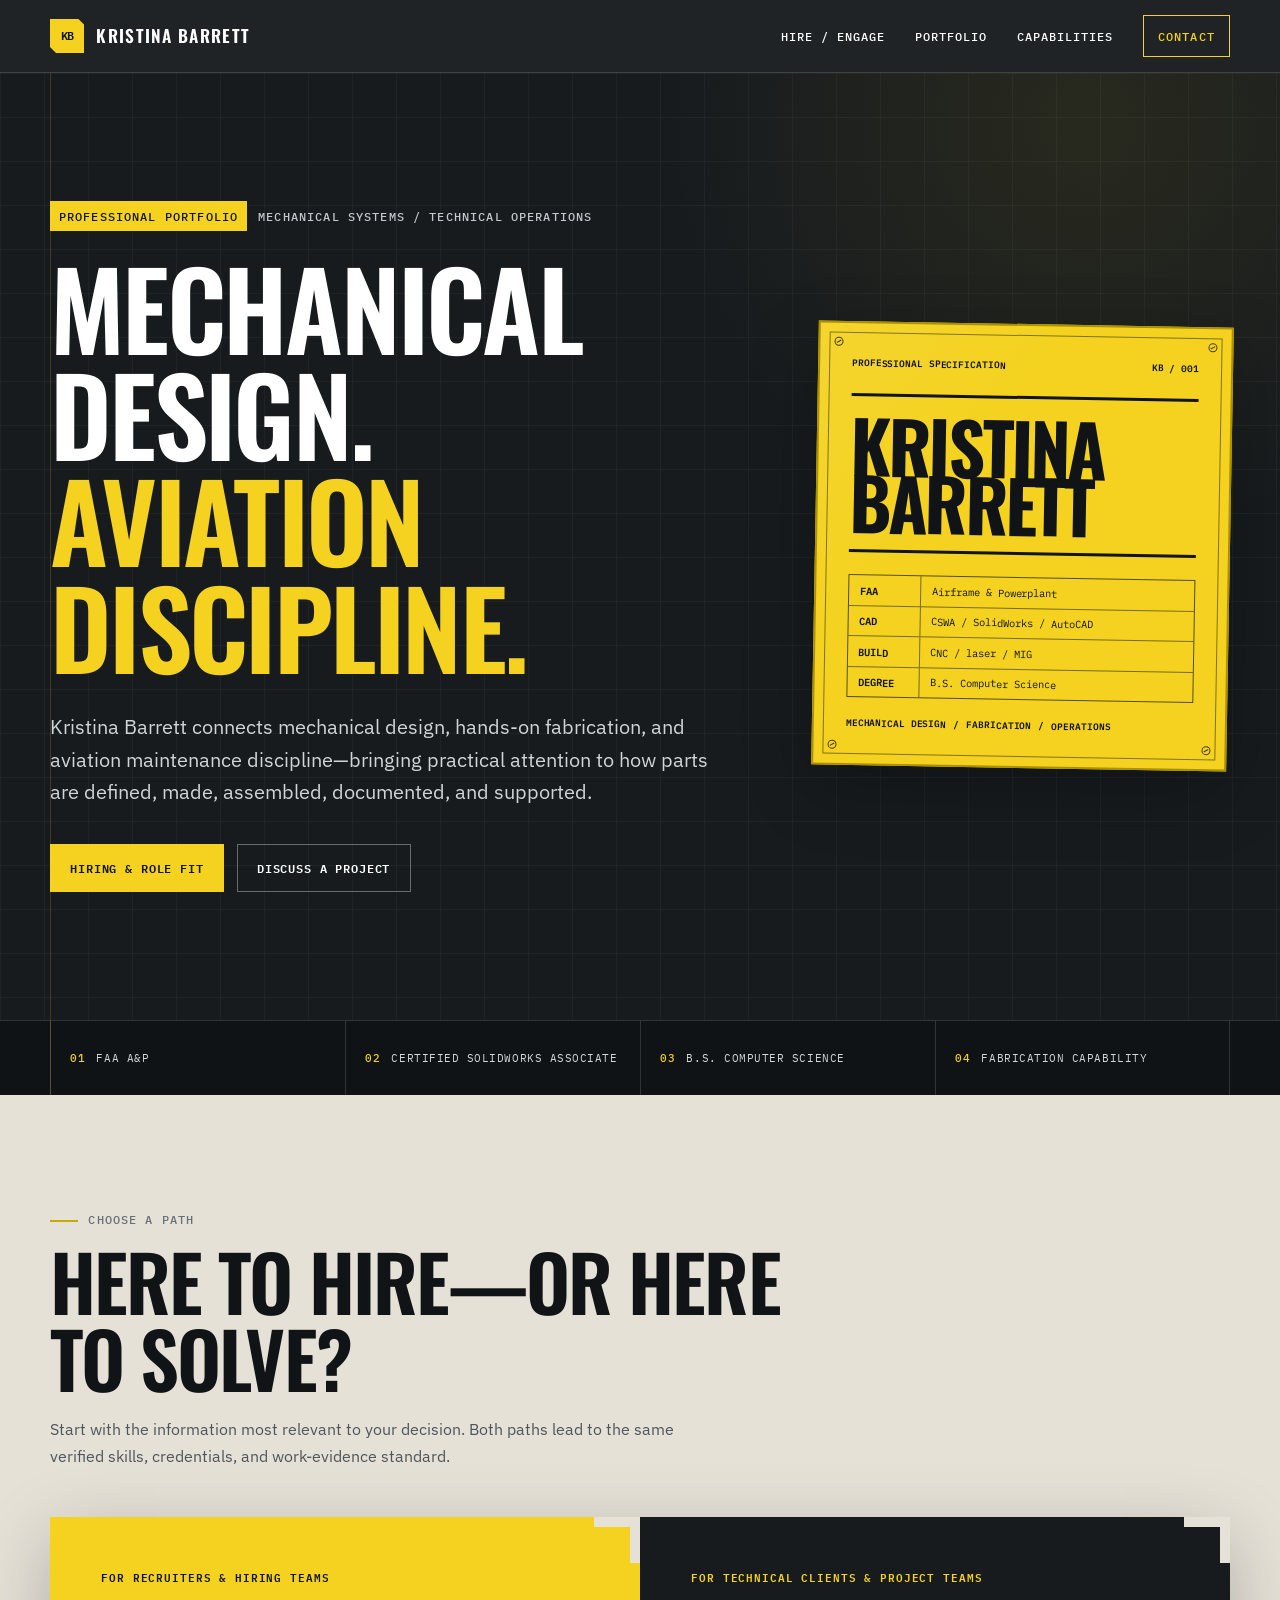
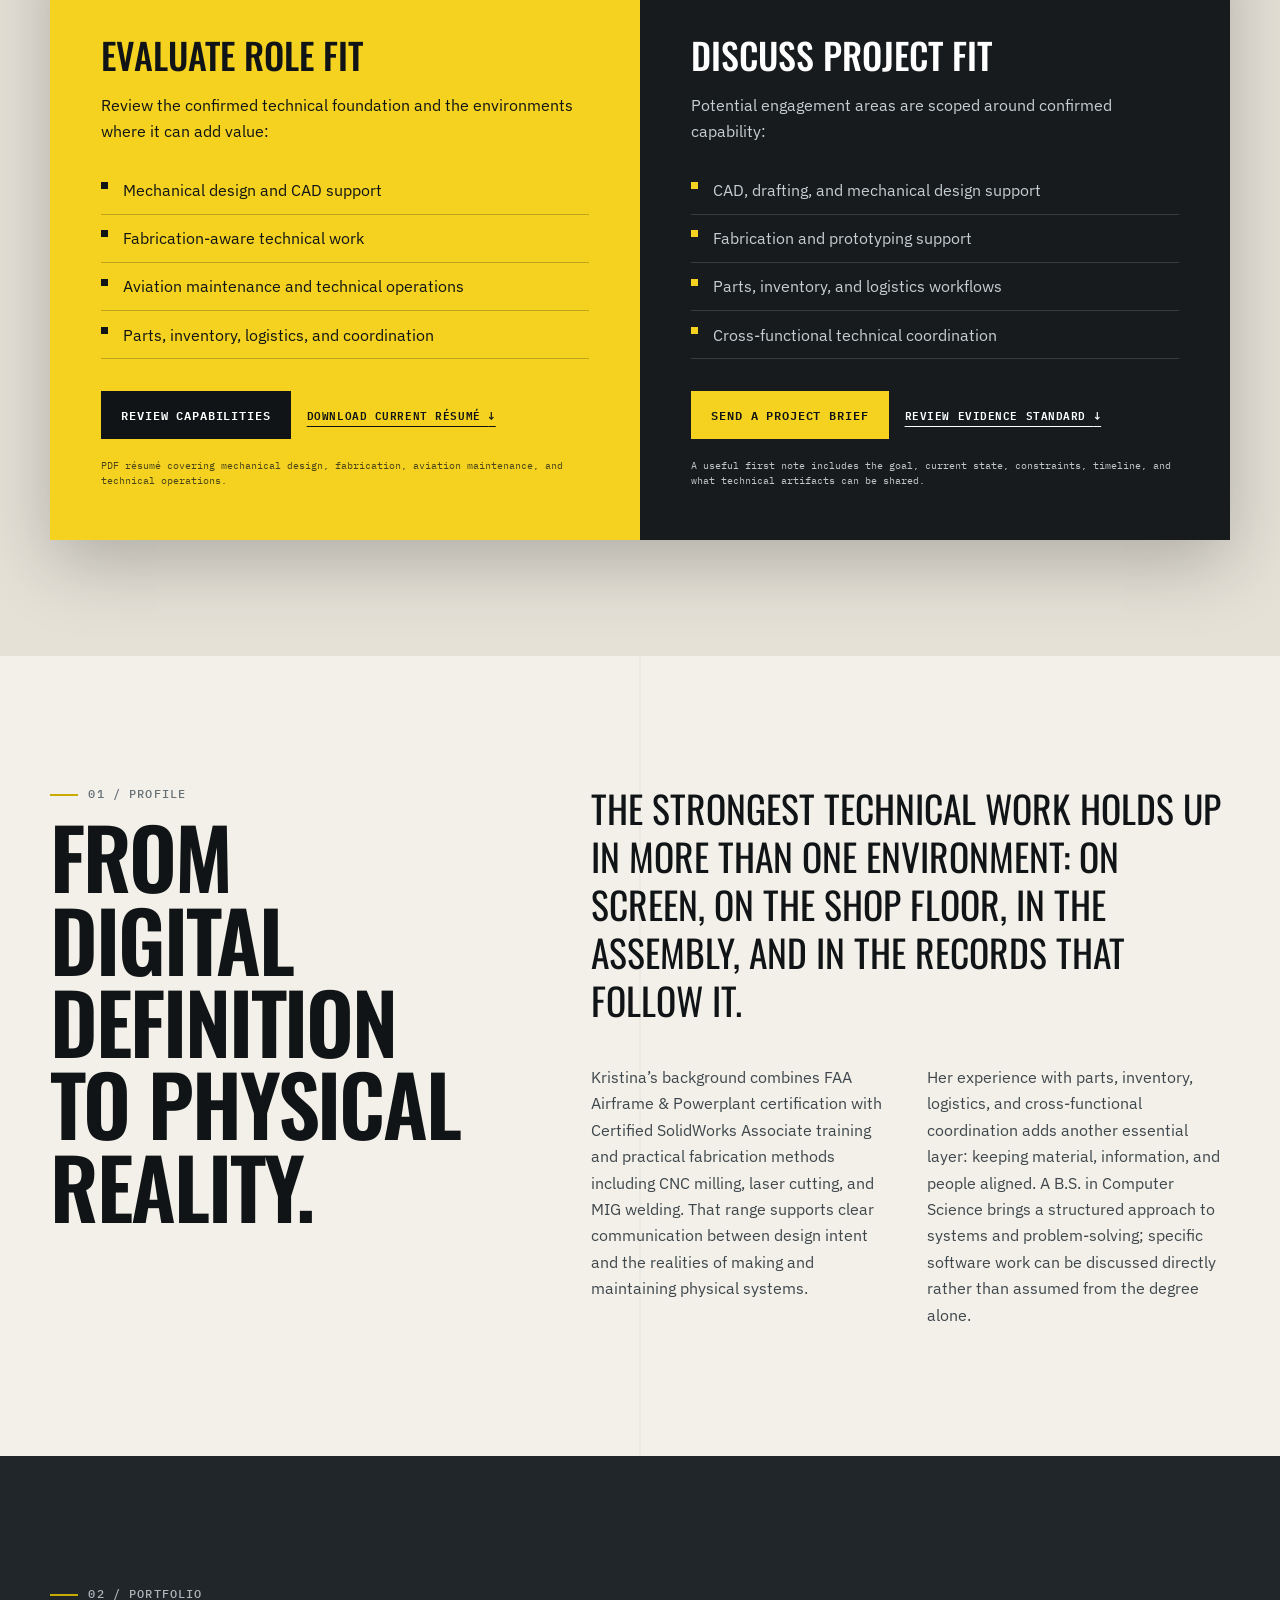
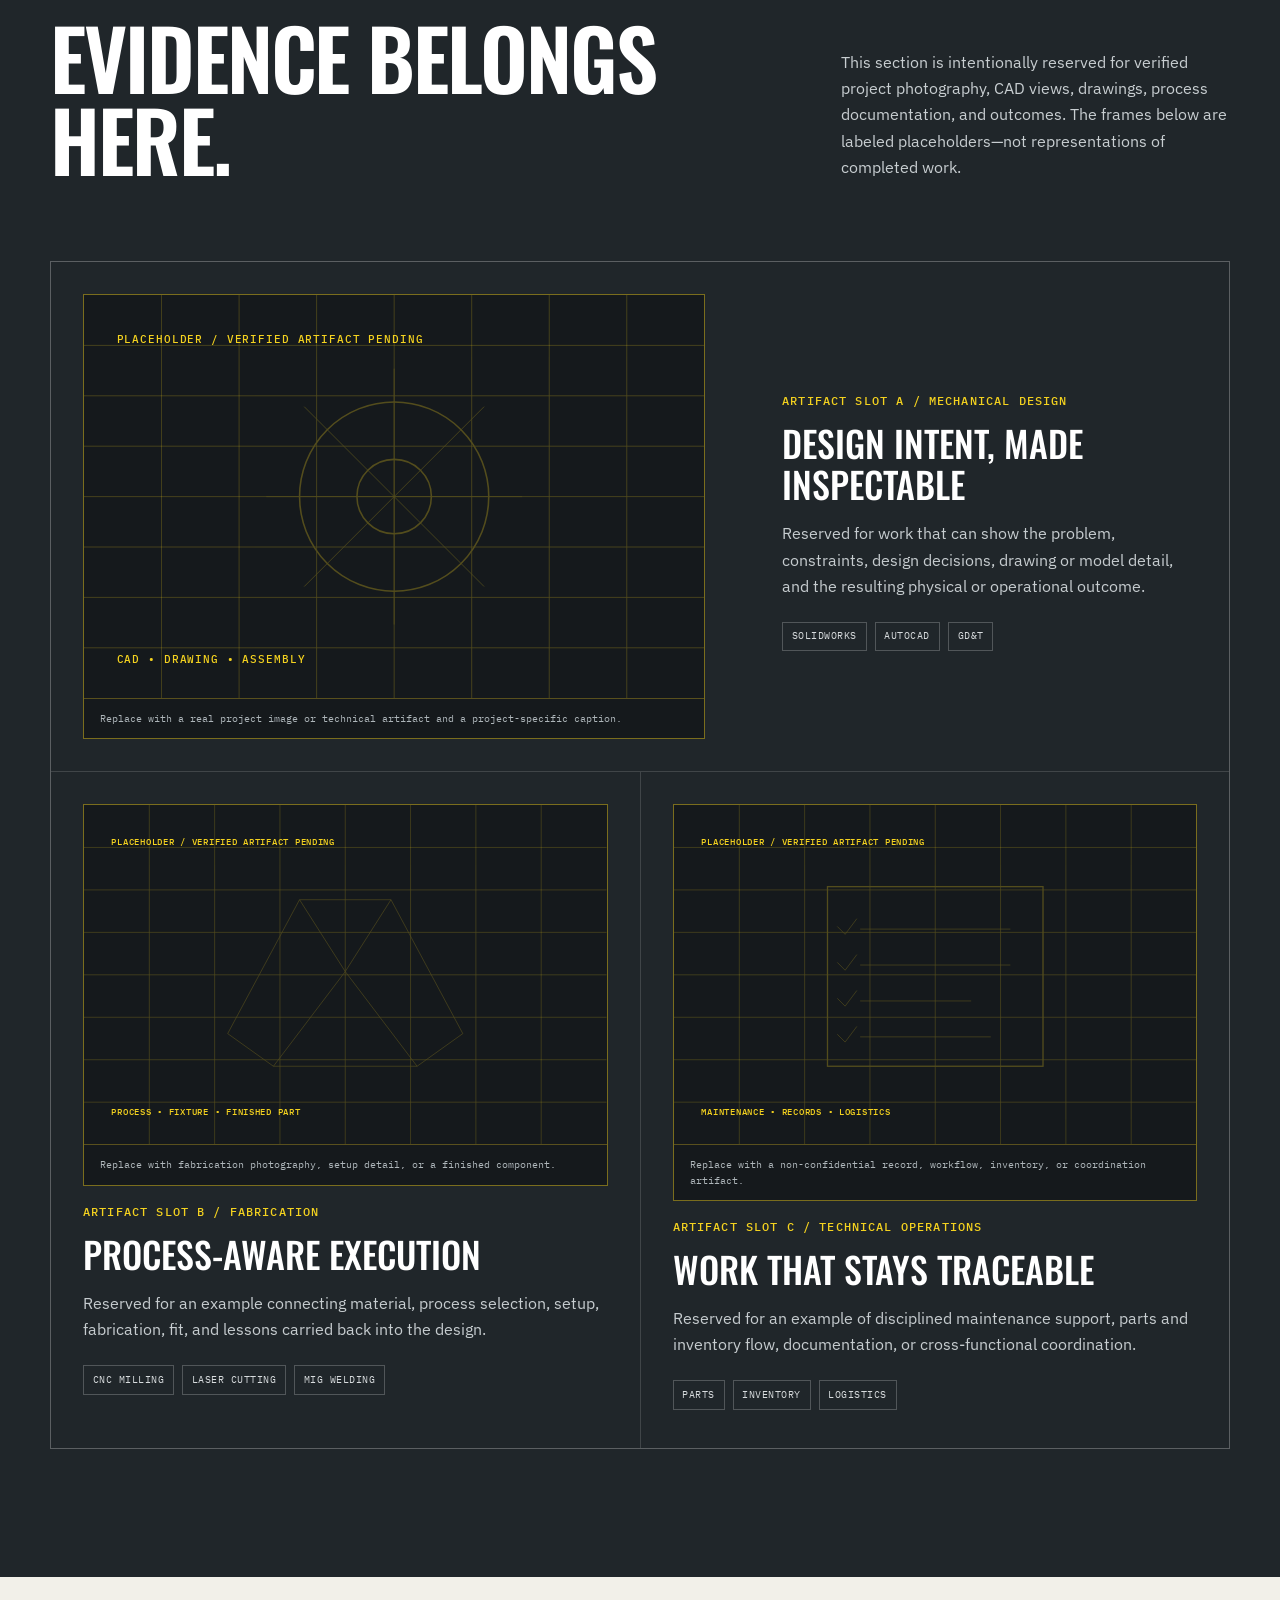
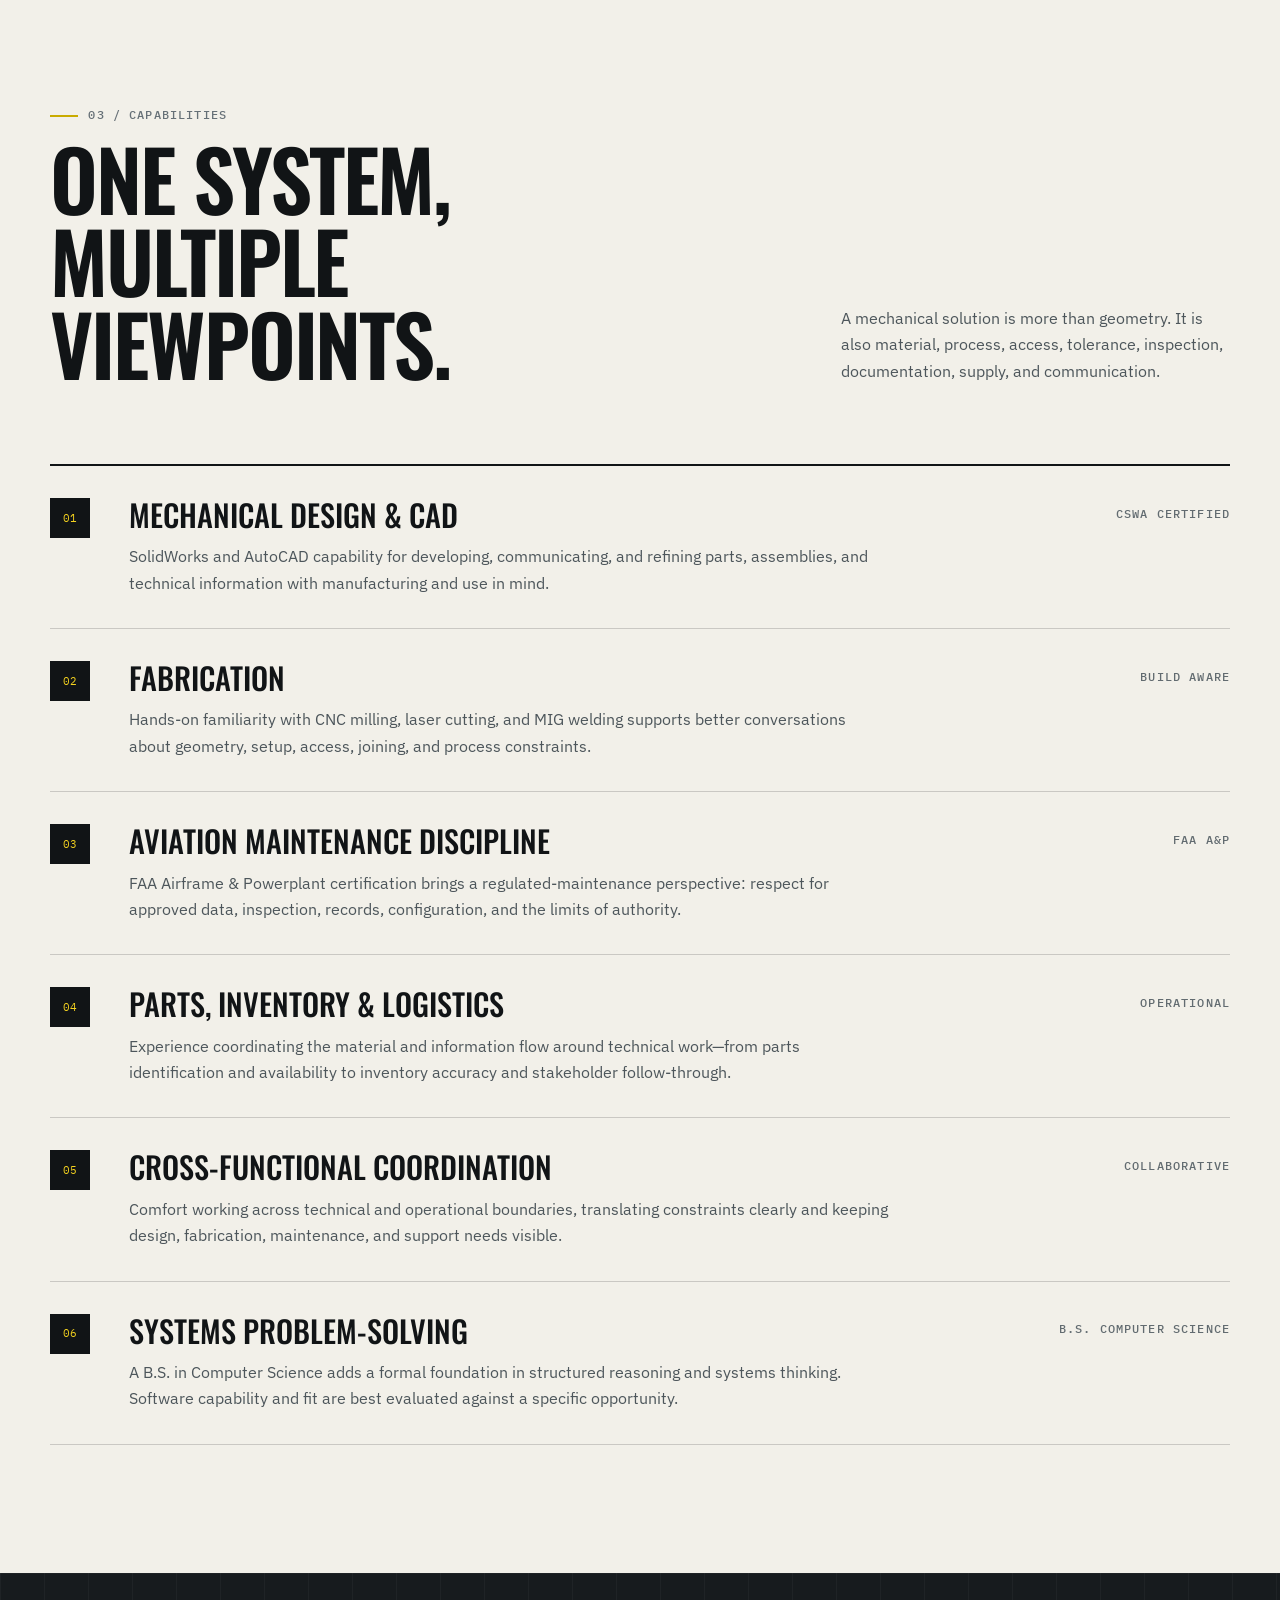
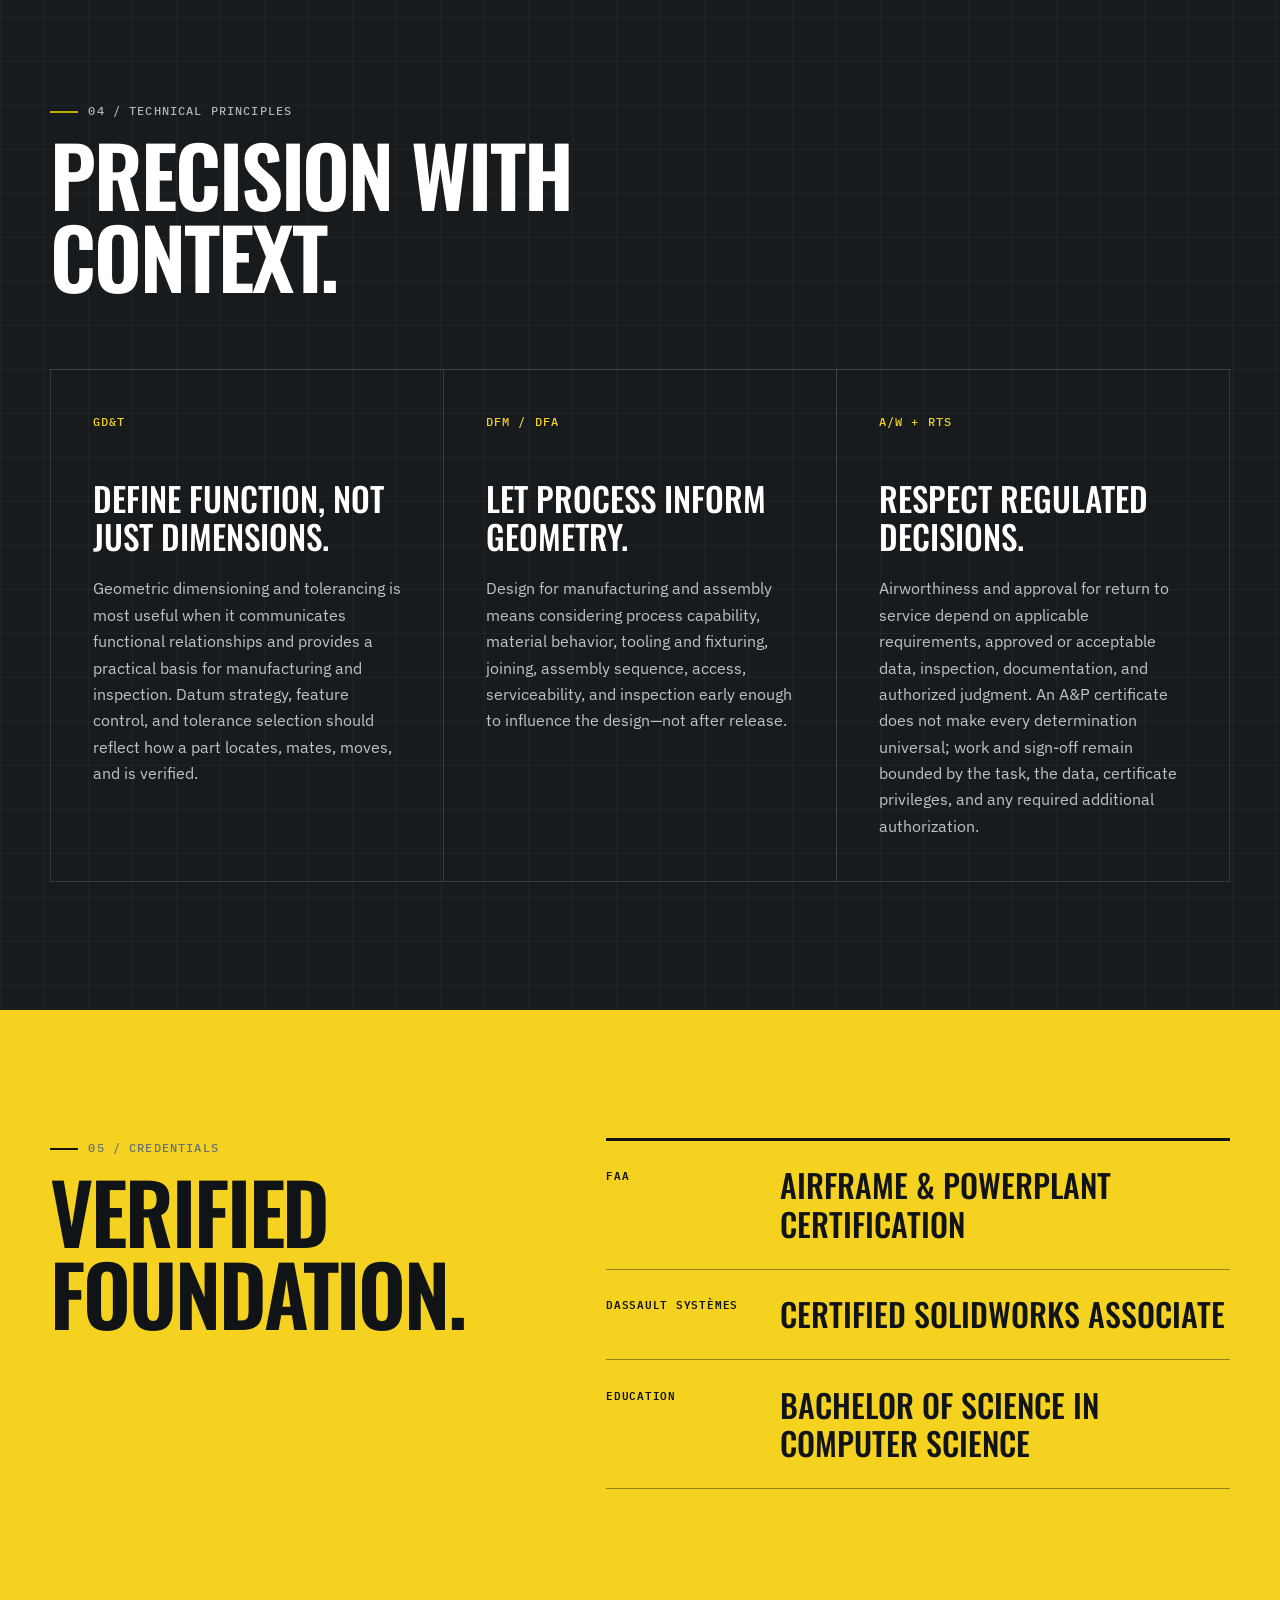
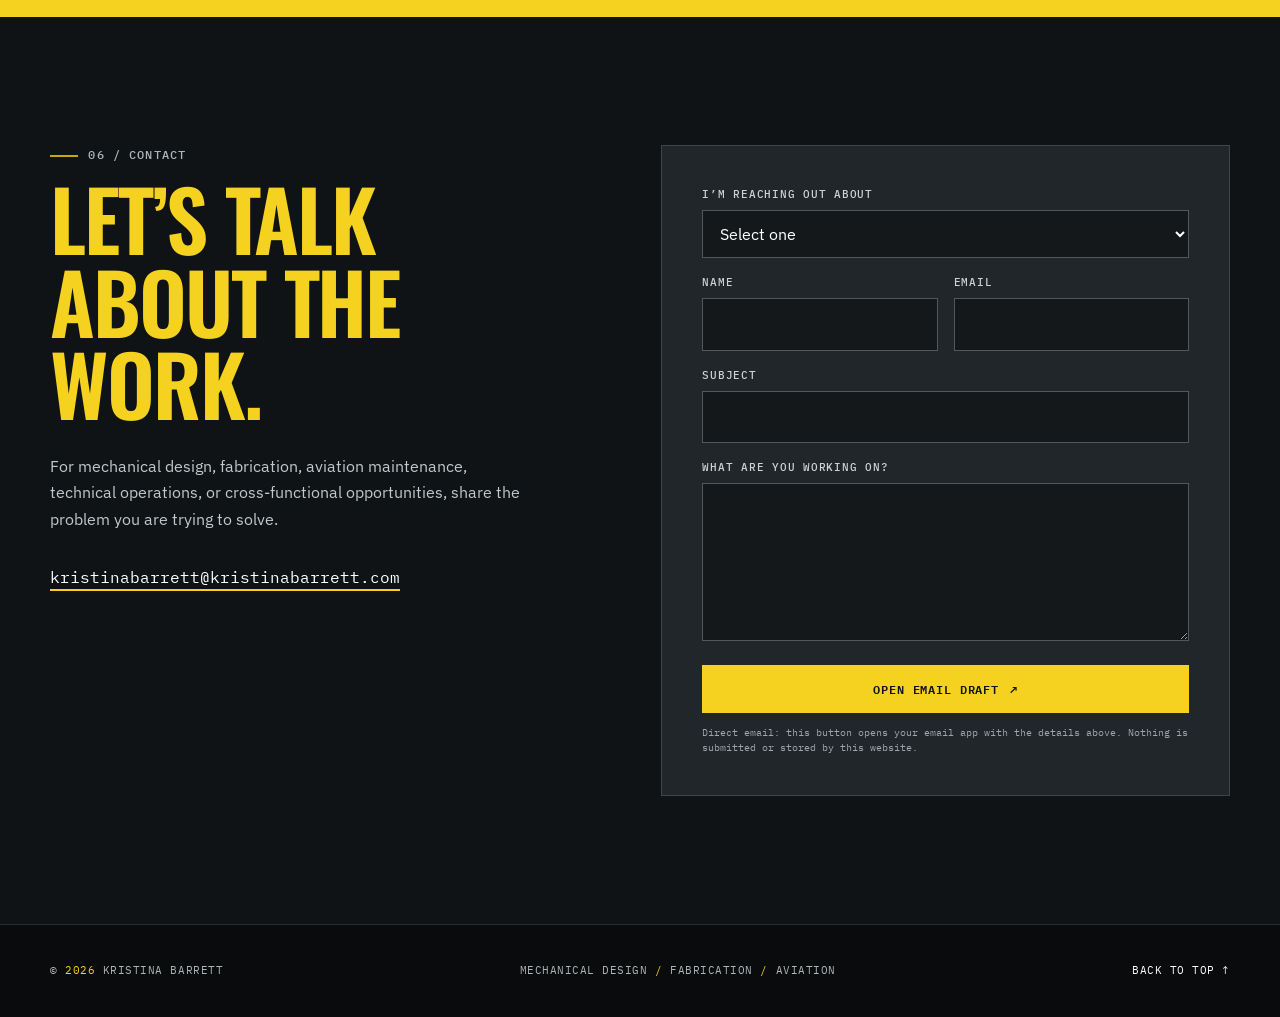
<file: index.html>
<!doctype html>
<html lang="en">
<head>
  <meta charset="utf-8">
  <meta name="viewport" content="width=device-width, initial-scale=1">
  <title>Kristina Barrett | Mechanical Design, Fabrication &amp; Aviation Maintenance</title>
  <meta name="description" content="Portfolio of Kristina Barrett, an FAA Airframe &amp; Powerplant-certified professional and Certified SolidWorks Associate focused on mechanical design, fabrication, aviation maintenance, and technical operations.">
  <meta name="robots" content="index, follow, max-image-preview:large">
  <meta name="author" content="Kristina Barrett">
  <meta name="theme-color" content="#171b1e">
  <link rel="canonical" href="https://kristinabarrett.com/">
  <link rel="icon" href="data:image/svg+xml,%3Csvg xmlns='http://www.w3.org/2000/svg' viewBox='0 0 64 64'%3E%3Crect width='64' height='64' fill='%23f4d21f'/%3E%3Cpath d='M11 12h9v16l14-16h11L27 32l20 20H35L20 36v16h-9z' fill='%23111416'/%3E%3C/svg%3E">

  <meta property="og:type" content="profile">
  <meta property="og:title" content="Kristina Barrett | Mechanical Design &amp; Aviation Maintenance">
  <meta property="og:description" content="FAA A&amp;P-certified professional and Certified SolidWorks Associate connecting mechanical design, hands-on fabrication, aviation maintenance, and technical operations.">
  <meta property="og:url" content="https://kristinabarrett.com/">
  <meta property="og:site_name" content="Kristina Barrett Portfolio">
  <meta property="og:locale" content="en_US">
  <meta property="profile:first_name" content="Kristina">
  <meta property="profile:last_name" content="Barrett">
  <meta name="twitter:card" content="summary">
  <meta name="twitter:title" content="Kristina Barrett | Mechanical Design &amp; Aviation Maintenance">
  <meta name="twitter:description" content="Mechanical design, fabrication, aviation maintenance, and technical operations—grounded in FAA A&amp;P and SolidWorks credentials.">

  <link rel="preconnect" href="https://fonts.googleapis.com">
  <link rel="preconnect" href="https://fonts.gstatic.com" crossorigin>
  <link href="https://fonts.googleapis.com/css2?family=IBM+Plex+Mono:wght@400;500;600&amp;family=IBM+Plex+Sans:wght@400;500;600&amp;family=Oswald:wght@400;500;600;700&amp;display=swap" rel="stylesheet">
  <link rel="stylesheet" href="css/styles.css">

  <script type="application/ld+json">
  {
    "@context": "https://schema.org",
    "@type": "Person",
    "name": "Kristina Barrett",
    "url": "https://kristinabarrett.com/",
    "email": "mailto:kristinabarrett@kristinabarrett.com",
    "jobTitle": "Mechanical Design and Aviation Maintenance Professional",
    "knowsAbout": [
      "Mechanical design",
      "SolidWorks",
      "AutoCAD",
      "Fabrication",
      "Aviation maintenance",
      "Parts and inventory logistics",
      "Cross-functional coordination"
    ],
    "hasCredential": [
      {
        "@type": "EducationalOccupationalCredential",
        "name": "FAA Airframe and Powerplant Certification",
        "credentialCategory": "Professional certification"
      },
      {
        "@type": "EducationalOccupationalCredential",
        "name": "Certified SolidWorks Associate",
        "credentialCategory": "Professional certification"
      },
      {
        "@type": "EducationalOccupationalCredential",
        "name": "Bachelor of Science in Computer Science",
        "credentialCategory": "Degree"
      }
    ]
  }
  </script>
</head>
<body>
  <a class="skip-link" href="#main-content">Skip to main content</a>

  <header class="site-header" data-header>
    <div class="shell header-inner">
      <a class="wordmark" href="#top" aria-label="Kristina Barrett, home">
        <span class="wordmark-mark" aria-hidden="true">KB</span>
        <span>Kristina Barrett</span>
      </a>
      <button class="nav-toggle" type="button" aria-expanded="false" aria-controls="site-nav">
        <span class="sr-only">Toggle navigation</span>
        <span aria-hidden="true"></span>
        <span aria-hidden="true"></span>
        <span aria-hidden="true"></span>
      </button>
      <nav class="site-nav" id="site-nav" aria-label="Primary navigation">
        <a href="#paths">Hire / engage</a>
        <a href="#portfolio">Portfolio</a>
        <a href="#capabilities">Capabilities</a>
        <a class="nav-contact" href="#contact">Contact</a>
      </nav>
    </div>
  </header>

  <main id="main-content">
    <section class="hero" id="top" aria-labelledby="hero-title">
      <div class="shell hero-grid">
        <div class="hero-copy" data-reveal>
          <p class="kicker"><span>Professional portfolio</span> Mechanical systems / technical operations</p>
          <h1 id="hero-title">Mechanical design.<br><em>Aviation discipline.</em></h1>
          <p class="hero-lede">Kristina Barrett connects mechanical design, hands-on fabrication, and aviation maintenance discipline—bringing practical attention to how parts are defined, made, assembled, documented, and supported.</p>
          <div class="hero-actions">
            <a class="button button-primary" href="#employment" data-conversion="view_employment_path" data-conversion-source="hero">Hiring &amp; role fit</a>
            <a class="button button-quiet" href="#consulting" data-conversion="view_consulting_path" data-conversion-source="hero">Discuss a project</a>
          </div>
        </div>

        <aside class="data-plate" aria-label="Professional credential summary" data-reveal>
          <div class="plate-header">
            <span>Professional specification</span>
            <span>KB / 001</span>
          </div>
          <div class="plate-title">Kristina<br>Barrett</div>
          <dl class="plate-specs">
            <div>
              <dt>FAA</dt>
              <dd>Airframe &amp; Powerplant</dd>
            </div>
            <div>
              <dt>CAD</dt>
              <dd>CSWA / SolidWorks / AutoCAD</dd>
            </div>
            <div>
              <dt>Build</dt>
              <dd>CNC / laser / MIG</dd>
            </div>
            <div>
              <dt>Degree</dt>
              <dd>B.S. Computer Science</dd>
            </div>
          </dl>
          <div class="plate-footer">
            <span>Mechanical design</span>
            <span>Fabrication</span>
            <span>Operations</span>
          </div>
          <span class="plate-fastener plate-fastener-a" aria-hidden="true"></span>
          <span class="plate-fastener plate-fastener-b" aria-hidden="true"></span>
          <span class="plate-fastener plate-fastener-c" aria-hidden="true"></span>
          <span class="plate-fastener plate-fastener-d" aria-hidden="true"></span>
        </aside>
      </div>
      <div class="hero-rail" aria-label="Core credentials">
        <div class="shell rail-track">
          <span><b>01</b> FAA A&amp;P</span>
          <span><b>02</b> Certified SolidWorks Associate</span>
          <span><b>03</b> B.S. Computer Science</span>
          <span><b>04</b> Fabrication capability</span>
        </div>
      </div>
    </section>

    <section class="pathways" id="paths" aria-labelledby="paths-title">
      <div class="shell">
        <div class="pathways-heading" data-reveal>
          <p class="section-index">Choose a path</p>
          <h2 id="paths-title">Here to hire—or here to solve?</h2>
          <p>Start with the information most relevant to your decision. Both paths lead to the same verified skills, credentials, and work-evidence standard.</p>
        </div>
        <div class="path-grid">
          <article class="path-card" id="employment" data-reveal>
            <p class="path-type">For recruiters &amp; hiring teams</p>
            <h3>Evaluate role fit</h3>
            <p>Review the confirmed technical foundation and the environments where it can add value:</p>
            <ul>
              <li>Mechanical design and CAD support</li>
              <li>Fabrication-aware technical work</li>
              <li>Aviation maintenance and technical operations</li>
              <li>Parts, inventory, logistics, and coordination</li>
            </ul>
            <div class="path-actions">
              <a class="button button-dark" href="#capabilities" data-conversion="review_capabilities" data-conversion-source="employment_path">Review capabilities</a>
              <a class="text-link" href="assets/Kristina-Barrett-Resume.pdf" download="Kristina-Barrett-Resume.pdf" type="application/pdf" data-conversion="download_resume" data-conversion-source="employment_path">Download current résumé <span aria-hidden="true">↓</span></a>
            </div>
            <p class="path-note">PDF résumé covering mechanical design, fabrication, aviation maintenance, and technical operations.</p>
          </article>

          <article class="path-card path-card-dark" id="consulting" data-reveal>
            <p class="path-type">For technical clients &amp; project teams</p>
            <h3>Discuss project fit</h3>
            <p>Potential engagement areas are scoped around confirmed capability:</p>
            <ul>
              <li>CAD, drafting, and mechanical design support</li>
              <li>Fabrication and prototyping support</li>
              <li>Parts, inventory, and logistics workflows</li>
              <li>Cross-functional technical coordination</li>
            </ul>
            <div class="path-actions">
              <a class="button button-primary" href="#contact" data-conversion="start_project_inquiry" data-conversion-source="consulting_path" data-inquiry-type="Technical project or consulting" data-inquiry-subject="Technical project inquiry">Send a project brief</a>
              <a class="text-link" href="#portfolio" data-conversion="review_evidence" data-conversion-source="consulting_path">Review evidence standard <span aria-hidden="true">↓</span></a>
            </div>
            <p class="path-note">A useful first note includes the goal, current state, constraints, timeline, and what technical artifacts can be shared.</p>
          </article>
        </div>
      </div>
    </section>

    <section class="section profile" id="profile" aria-labelledby="profile-title">
      <div class="shell split-layout">
        <div class="section-heading" data-reveal>
          <p class="section-index">01 / Profile</p>
          <h2 id="profile-title">From digital definition to physical reality.</h2>
        </div>
        <div class="profile-body" data-reveal>
          <p class="statement">The strongest technical work holds up in more than one environment: on screen, on the shop floor, in the assembly, and in the records that follow it.</p>
          <div class="body-columns">
            <p>Kristina’s background combines FAA Airframe &amp; Powerplant certification with Certified SolidWorks Associate training and practical fabrication methods including CNC milling, laser cutting, and MIG welding. That range supports clear communication between design intent and the realities of making and maintaining physical systems.</p>
            <p>Her experience with parts, inventory, logistics, and cross-functional coordination adds another essential layer: keeping material, information, and people aligned. A B.S. in Computer Science brings a structured approach to systems and problem-solving; specific software work can be discussed directly rather than assumed from the degree alone.</p>
          </div>
        </div>
      </div>
    </section>

    <section class="section portfolio" id="portfolio" aria-labelledby="portfolio-title">
      <div class="shell">
        <div class="section-heading section-heading-wide" data-reveal>
          <div>
            <p class="section-index">02 / Portfolio</p>
            <h2 id="portfolio-title">Evidence belongs here.</h2>
          </div>
          <p class="section-intro">This section is intentionally reserved for verified project photography, CAD views, drawings, process documentation, and outcomes. The frames below are labeled placeholders—not representations of completed work.</p>
        </div>

        <div class="project-grid">
          <article class="project-card project-card-featured" data-reveal>
            <figure class="artifact-frame">
              <svg viewBox="0 0 800 520" role="img" aria-labelledby="artifact-title-1 artifact-desc-1">
                <title id="artifact-title-1">Mechanical design artifact placeholder</title>
                <desc id="artifact-desc-1">A labeled technical grid reserved for a future verified CAD model, drawing, or assembly image.</desc>
                <g class="artifact-grid" aria-hidden="true">
                  <path d="M0 65H800M0 130H800M0 195H800M0 260H800M0 325H800M0 390H800M0 455H800M100 0V520M200 0V520M300 0V520M400 0V520M500 0V520M600 0V520M700 0V520"/>
                  <circle cx="400" cy="260" r="122"/>
                  <circle cx="400" cy="260" r="48"/>
                  <path d="M235 260H565M400 95V425M284 144L516 376M516 144L284 376"/>
                </g>
                <text x="42" y="62">PLACEHOLDER / VERIFIED ARTIFACT PENDING</text>
                <text x="42" y="475">CAD • DRAWING • ASSEMBLY</text>
              </svg>
              <figcaption>Replace with a real project image or technical artifact and a project-specific caption.</figcaption>
            </figure>
            <div class="project-copy">
              <p class="project-number">Artifact slot A / Mechanical design</p>
              <h3>Design intent, made inspectable</h3>
              <p>Reserved for work that can show the problem, constraints, design decisions, drawing or model detail, and the resulting physical or operational outcome.</p>
              <ul class="tag-list" aria-label="Suggested artifact tags">
                <li>SolidWorks</li>
                <li>AutoCAD</li>
                <li>GD&amp;T</li>
              </ul>
            </div>
          </article>

          <article class="project-card" data-reveal>
            <figure class="artifact-frame">
              <svg viewBox="0 0 800 520" role="img" aria-labelledby="artifact-title-2 artifact-desc-2">
                <title id="artifact-title-2">Fabrication process placeholder</title>
                <desc id="artifact-desc-2">A labeled technical frame reserved for a future verified fabrication photograph or process artifact.</desc>
                <g class="artifact-grid" aria-hidden="true">
                  <path d="M0 65H800M0 130H800M0 195H800M0 260H800M0 325H800M0 390H800M0 455H800M100 0V520M200 0V520M300 0V520M400 0V520M500 0V520M600 0V520M700 0V520"/>
                  <path d="M220 350L330 145H470L580 350L510 400H290Z"/>
                  <path d="M330 145L400 255L470 145M290 400L400 255L510 400"/>
                </g>
                <text x="42" y="62">PLACEHOLDER / VERIFIED ARTIFACT PENDING</text>
                <text x="42" y="475">PROCESS • FIXTURE • FINISHED PART</text>
              </svg>
              <figcaption>Replace with fabrication photography, setup detail, or a finished component.</figcaption>
            </figure>
            <div class="project-copy">
              <p class="project-number">Artifact slot B / Fabrication</p>
              <h3>Process-aware execution</h3>
              <p>Reserved for an example connecting material, process selection, setup, fabrication, fit, and lessons carried back into the design.</p>
              <ul class="tag-list" aria-label="Suggested artifact tags">
                <li>CNC milling</li>
                <li>Laser cutting</li>
                <li>MIG welding</li>
              </ul>
            </div>
          </article>

          <article class="project-card" data-reveal>
            <figure class="artifact-frame">
              <svg viewBox="0 0 800 520" role="img" aria-labelledby="artifact-title-3 artifact-desc-3">
                <title id="artifact-title-3">Technical operations placeholder</title>
                <desc id="artifact-desc-3">A labeled technical frame reserved for future verified maintenance, documentation, logistics, or coordination evidence.</desc>
                <g class="artifact-grid" aria-hidden="true">
                  <path d="M0 65H800M0 130H800M0 195H800M0 260H800M0 325H800M0 390H800M0 455H800M100 0V520M200 0V520M300 0V520M400 0V520M500 0V520M600 0V520M700 0V520"/>
                  <rect x="235" y="125" width="330" height="275"/>
                  <path d="M285 190H515M285 245H515M285 300H455M285 355H485"/>
                  <path d="M250 186L262 198L280 174M250 241L262 253L280 229M250 296L262 308L280 284M250 351L262 363L280 339"/>
                </g>
                <text x="42" y="62">PLACEHOLDER / VERIFIED ARTIFACT PENDING</text>
                <text x="42" y="475">MAINTENANCE • RECORDS • LOGISTICS</text>
              </svg>
              <figcaption>Replace with a non-confidential record, workflow, inventory, or coordination artifact.</figcaption>
            </figure>
            <div class="project-copy">
              <p class="project-number">Artifact slot C / Technical operations</p>
              <h3>Work that stays traceable</h3>
              <p>Reserved for an example of disciplined maintenance support, parts and inventory flow, documentation, or cross-functional coordination.</p>
              <ul class="tag-list" aria-label="Suggested artifact tags">
                <li>Parts</li>
                <li>Inventory</li>
                <li>Logistics</li>
              </ul>
            </div>
          </article>
        </div>
      </div>
    </section>

    <section class="section capabilities" id="capabilities" aria-labelledby="capabilities-title">
      <div class="shell">
        <div class="section-heading section-heading-wide" data-reveal>
          <div>
            <p class="section-index">03 / Capabilities</p>
            <h2 id="capabilities-title">One system, multiple viewpoints.</h2>
          </div>
          <p class="section-intro">A mechanical solution is more than geometry. It is also material, process, access, tolerance, inspection, documentation, supply, and communication.</p>
        </div>

        <div class="capability-list">
          <article data-reveal>
            <span class="cap-number">01</span>
            <div>
              <h3>Mechanical design &amp; CAD</h3>
              <p>SolidWorks and AutoCAD capability for developing, communicating, and refining parts, assemblies, and technical information with manufacturing and use in mind.</p>
            </div>
            <p class="cap-label">CSWA certified</p>
          </article>
          <article data-reveal>
            <span class="cap-number">02</span>
            <div>
              <h3>Fabrication</h3>
              <p>Hands-on familiarity with CNC milling, laser cutting, and MIG welding supports better conversations about geometry, setup, access, joining, and process constraints.</p>
            </div>
            <p class="cap-label">Build aware</p>
          </article>
          <article data-reveal>
            <span class="cap-number">03</span>
            <div>
              <h3>Aviation maintenance discipline</h3>
              <p>FAA Airframe &amp; Powerplant certification brings a regulated-maintenance perspective: respect for approved data, inspection, records, configuration, and the limits of authority.</p>
            </div>
            <p class="cap-label">FAA A&amp;P</p>
          </article>
          <article data-reveal>
            <span class="cap-number">04</span>
            <div>
              <h3>Parts, inventory &amp; logistics</h3>
              <p>Experience coordinating the material and information flow around technical work—from parts identification and availability to inventory accuracy and stakeholder follow-through.</p>
            </div>
            <p class="cap-label">Operational</p>
          </article>
          <article data-reveal>
            <span class="cap-number">05</span>
            <div>
              <h3>Cross-functional coordination</h3>
              <p>Comfort working across technical and operational boundaries, translating constraints clearly and keeping design, fabrication, maintenance, and support needs visible.</p>
            </div>
            <p class="cap-label">Collaborative</p>
          </article>
          <article data-reveal>
            <span class="cap-number">06</span>
            <div>
              <h3>Systems problem-solving</h3>
              <p>A B.S. in Computer Science adds a formal foundation in structured reasoning and systems thinking. Software capability and fit are best evaluated against a specific opportunity.</p>
            </div>
            <p class="cap-label">B.S. Computer Science</p>
          </article>
        </div>
      </div>
    </section>

    <section class="section principles" aria-labelledby="principles-title">
      <div class="shell">
        <div class="section-heading" data-reveal>
          <p class="section-index">04 / Technical principles</p>
          <h2 id="principles-title">Precision with context.</h2>
        </div>
        <div class="principles-grid">
          <article data-reveal>
            <p class="principle-code">GD&amp;T</p>
            <h3>Define function, not just dimensions.</h3>
            <p>Geometric dimensioning and tolerancing is most useful when it communicates functional relationships and provides a practical basis for manufacturing and inspection. Datum strategy, feature control, and tolerance selection should reflect how a part locates, mates, moves, and is verified.</p>
          </article>
          <article data-reveal>
            <p class="principle-code">DFM / DFA</p>
            <h3>Let process inform geometry.</h3>
            <p>Design for manufacturing and assembly means considering process capability, material behavior, tooling and fixturing, joining, assembly sequence, access, serviceability, and inspection early enough to influence the design—not after release.</p>
          </article>
          <article data-reveal>
            <p class="principle-code">A/W + RTS</p>
            <h3>Respect regulated decisions.</h3>
            <p>Airworthiness and approval for return to service depend on applicable requirements, approved or acceptable data, inspection, documentation, and authorized judgment. An A&amp;P certificate does not make every determination universal; work and sign-off remain bounded by the task, the data, certificate privileges, and any required additional authorization.</p>
          </article>
        </div>
      </div>
    </section>

    <section class="section credentials" aria-labelledby="credentials-title">
      <div class="shell credential-grid">
        <div class="section-heading" data-reveal>
          <p class="section-index">05 / Credentials</p>
          <h2 id="credentials-title">Verified foundation.</h2>
        </div>
        <dl class="credential-list" data-reveal>
          <div>
            <dt>FAA</dt>
            <dd>Airframe &amp; Powerplant certification</dd>
          </div>
          <div>
            <dt>Dassault Systèmes</dt>
            <dd>Certified SolidWorks Associate</dd>
          </div>
          <div>
            <dt>Education</dt>
            <dd>Bachelor of Science in Computer Science</dd>
          </div>
        </dl>
      </div>
    </section>

    <section class="contact" id="contact" aria-labelledby="contact-title">
      <div class="shell contact-grid">
        <div class="contact-copy" data-reveal>
          <p class="section-index section-index-light">06 / Contact</p>
          <h2 id="contact-title">Let’s talk about the work.</h2>
          <p>For mechanical design, fabrication, aviation maintenance, technical operations, or cross-functional opportunities, share the problem you are trying to solve.</p>
          <a class="email-link" href="mailto:kristinabarrett@kristinabarrett.com" data-conversion="email_direct" data-conversion-source="contact">kristinabarrett@kristinabarrett.com</a>
        </div>

        <div class="contact-form contact-form-external" data-google-form-panel hidden>
          <p class="contact-method">Google-owned contact form</p>
          <h3>Send an inquiry</h3>
          <p>Use the Google contact form to share your contact details and project or role information.</p>
          <a class="button button-primary" target="_blank" rel="noopener noreferrer" data-google-form-link data-conversion="open_google_contact_form" data-conversion-source="contact">Open contact form <span aria-hidden="true">↗</span></a>
          <p class="form-note">Prefer email? Write directly to <a href="mailto:kristinabarrett@kristinabarrett.com">kristinabarrett@kristinabarrett.com</a>.</p>
        </div>

        <form class="contact-form" action="mailto:kristinabarrett@kristinabarrett.com" method="post" enctype="text/plain" data-contact-form data-reveal>
          <div class="field">
            <label for="inquiry-type">I’m reaching out about</label>
            <select id="inquiry-type" name="Inquiry type" required>
              <option value="" selected disabled>Select one</option>
              <option value="Employment or recruiting">Employment or recruiting</option>
              <option value="Technical project or consulting">Technical project or consulting</option>
              <option value="Professional connection">Professional connection</option>
            </select>
          </div>
          <div class="field-pair">
            <div class="field">
              <label for="name">Name</label>
              <input id="name" name="name" type="text" autocomplete="name" required>
            </div>
            <div class="field">
              <label for="email">Email</label>
              <input id="email" name="email" type="email" autocomplete="email" aria-describedby="email-note" required>
            </div>
          </div>
          <div class="field">
            <label for="subject">Subject</label>
            <input id="subject" name="Message subject" type="text" autocomplete="off" required>
          </div>
          <div class="field">
            <label for="message">What are you working on?</label>
            <textarea id="message" name="message" rows="5" required></textarea>
          </div>
          <button class="button button-primary" type="submit">Open email draft <span aria-hidden="true">↗</span></button>
          <p class="form-note" id="email-note" data-form-status aria-live="polite">Direct email: this button opens your email app with the details above. Nothing is submitted or stored by this website.</p>
        </form>
      </div>
    </section>
  </main>

  <footer class="site-footer">
    <div class="shell footer-inner">
      <p>© <span data-year>2026</span> Kristina Barrett</p>
      <p>Mechanical design <span aria-hidden="true">/</span> Fabrication <span aria-hidden="true">/</span> Aviation</p>
      <a href="#top">Back to top <span aria-hidden="true">↑</span></a>
    </div>
  </footer>

  <script src="js/contact-config.js" defer></script>
  <script src="js/main.js" defer></script>
</body>
</html>
</file>
<file: css/styles.css>
:root {
  --ink: #111416;
  --gunmetal: #171b1e;
  --gunmetal-2: #20262a;
  --steel: #30383d;
  --steel-light: #9ba4aa;
  --paper: #f2f0e9;
  --paper-2: #e5e1d7;
  --yellow: #f4d21f;
  --yellow-dark: #c9ab00;
  --white: #ffffff;
  --line-dark: rgba(255, 255, 255, 0.14);
  --line-light: rgba(17, 20, 22, 0.18);
  --shadow: 0 22px 70px rgba(0, 0, 0, 0.24);
  --shell: 1180px;
  --header-height: 72px;
}

*,
*::before,
*::after {
  box-sizing: border-box;
}

html {
  scroll-behavior: smooth;
  scroll-padding-top: calc(var(--header-height) + 24px);
}

body {
  margin: 0;
  background: var(--paper);
  color: var(--ink);
  font-family: "IBM Plex Sans", Arial, sans-serif;
  font-size: 1rem;
  line-height: 1.65;
  -webkit-font-smoothing: antialiased;
  text-rendering: optimizeLegibility;
}

body.nav-open {
  overflow: hidden;
}

::selection {
  background: var(--yellow);
  color: var(--ink);
}

a {
  color: inherit;
}

button,
input,
select,
textarea {
  font: inherit;
}

button,
a {
  -webkit-tap-highlight-color: transparent;
}

:focus-visible {
  outline: 3px solid var(--yellow);
  outline-offset: 4px;
}

.skip-link {
  position: fixed;
  top: 10px;
  left: 10px;
  z-index: 1000;
  transform: translateY(-160%);
  background: var(--yellow);
  color: var(--ink);
  padding: 0.7rem 1rem;
  font-family: "IBM Plex Mono", monospace;
  font-weight: 600;
  text-decoration: none;
}

.skip-link:focus {
  transform: translateY(0);
}

.sr-only {
  position: absolute;
  width: 1px;
  height: 1px;
  padding: 0;
  margin: -1px;
  overflow: hidden;
  clip: rect(0, 0, 0, 0);
  white-space: nowrap;
  border: 0;
}

.shell {
  width: min(calc(100% - 40px), var(--shell));
  margin-inline: auto;
}

.site-header {
  position: sticky;
  top: 0;
  z-index: 100;
  min-height: var(--header-height);
  background: rgba(23, 27, 30, 0.96);
  color: var(--white);
  border-bottom: 1px solid var(--line-dark);
  backdrop-filter: blur(12px);
}

.header-inner {
  min-height: var(--header-height);
  display: flex;
  align-items: center;
  justify-content: space-between;
  gap: 2rem;
}

.wordmark {
  display: inline-flex;
  align-items: center;
  gap: 0.75rem;
  font-family: "Oswald", Arial, sans-serif;
  font-size: 1.08rem;
  font-weight: 600;
  letter-spacing: 0.075em;
  line-height: 1;
  text-decoration: none;
  text-transform: uppercase;
}

.wordmark-mark {
  display: grid;
  place-items: center;
  width: 2.15rem;
  aspect-ratio: 1;
  background: var(--yellow);
  color: var(--ink);
  font-family: "IBM Plex Mono", monospace;
  font-size: 0.72rem;
  font-weight: 600;
  letter-spacing: -0.06em;
  clip-path: polygon(0 0, 82% 0, 100% 18%, 100% 100%, 18% 100%, 0 82%);
}

.site-nav {
  display: flex;
  align-items: center;
  gap: 1.85rem;
}

.site-nav a {
  position: relative;
  font-family: "IBM Plex Mono", monospace;
  font-size: 0.72rem;
  font-weight: 500;
  letter-spacing: 0.09em;
  text-decoration: none;
  text-transform: uppercase;
}

.site-nav a:not(.nav-contact)::after {
  position: absolute;
  bottom: -0.45rem;
  left: 0;
  width: 100%;
  height: 2px;
  background: var(--yellow);
  content: "";
  transform: scaleX(0);
  transform-origin: right;
  transition: transform 180ms ease;
}

.site-nav a:hover::after,
.site-nav a:focus-visible::after {
  transform: scaleX(1);
  transform-origin: left;
}

.nav-contact {
  border: 1px solid var(--yellow);
  padding: 0.65rem 0.9rem;
  color: var(--yellow);
  transition: background-color 180ms ease, color 180ms ease;
}

.nav-contact:hover {
  background: var(--yellow);
  color: var(--ink);
}

.nav-toggle {
  display: none;
  width: 44px;
  height: 44px;
  padding: 10px;
  border: 1px solid var(--line-dark);
  background: transparent;
  color: var(--white);
  cursor: pointer;
}

.nav-toggle span:not(.sr-only) {
  display: block;
  width: 100%;
  height: 2px;
  margin: 5px 0;
  background: currentColor;
  transition: transform 180ms ease, opacity 180ms ease;
}

.hero {
  position: relative;
  overflow: hidden;
  background:
    linear-gradient(rgba(255, 255, 255, 0.035) 1px, transparent 1px) 0 0 / 100% 44px,
    linear-gradient(90deg, rgba(255, 255, 255, 0.035) 1px, transparent 1px) 0 0 / 44px 100%,
    radial-gradient(circle at 85% 5%, rgba(244, 210, 31, 0.08), transparent 29%),
    var(--gunmetal);
  color: var(--white);
}

.hero::before {
  position: absolute;
  top: 0;
  left: max(20px, calc((100vw - var(--shell)) / 2));
  width: 1px;
  height: 100%;
  background: rgba(244, 210, 31, 0.18);
  content: "";
}

.hero-grid {
  min-height: min(720px, calc(100vh - var(--header-height) - 74px));
  padding-block: clamp(4.5rem, 10vw, 8.5rem);
  display: grid;
  grid-template-columns: minmax(0, 1.15fr) minmax(350px, 0.72fr);
  align-items: center;
  gap: clamp(3rem, 8vw, 7rem);
}

.hero-copy {
  max-width: 770px;
}

.kicker,
.section-index,
.project-number,
.principle-code,
.cap-label {
  margin: 0;
  font-family: "IBM Plex Mono", monospace;
  font-size: 0.72rem;
  font-weight: 500;
  letter-spacing: 0.1em;
  text-transform: uppercase;
}

.kicker {
  display: flex;
  flex-wrap: wrap;
  align-items: center;
  gap: 0.7rem;
  color: #c2c8cb;
}

.kicker span {
  display: inline-block;
  background: var(--yellow);
  color: var(--ink);
  padding: 0.35rem 0.55rem;
}

.hero h1,
.section h2,
.contact h2 {
  margin: 0;
  font-family: "Oswald", Arial, sans-serif;
  font-weight: 600;
  letter-spacing: -0.025em;
  line-height: 0.99;
  text-transform: uppercase;
}

.hero h1 {
  max-width: 820px;
  margin-top: 1.4rem;
  font-size: clamp(3.55rem, 8.4vw, 7.5rem);
}

.hero h1 em {
  color: var(--yellow);
  font-style: normal;
}

.hero-lede {
  max-width: 680px;
  margin: 2rem 0 0;
  color: #d0d5d7;
  font-size: clamp(1.05rem, 2vw, 1.22rem);
  line-height: 1.65;
}

.hero-actions {
  display: flex;
  flex-wrap: wrap;
  gap: 0.8rem;
  margin-top: 2.25rem;
}

.button {
  min-height: 48px;
  display: inline-flex;
  align-items: center;
  justify-content: center;
  gap: 0.7rem;
  border: 1px solid transparent;
  padding: 0.8rem 1.2rem;
  font-family: "IBM Plex Mono", monospace;
  font-size: 0.76rem;
  font-weight: 600;
  letter-spacing: 0.07em;
  line-height: 1;
  text-decoration: none;
  text-transform: uppercase;
  cursor: pointer;
  transition: background-color 180ms ease, border-color 180ms ease, color 180ms ease, transform 180ms ease;
}

.button:hover {
  transform: translateY(-2px);
}

.button-primary {
  background: var(--yellow);
  border-color: var(--yellow);
  color: var(--ink);
}

.button-primary:hover {
  background: var(--white);
  border-color: var(--white);
}

.button-quiet {
  border-color: rgba(255, 255, 255, 0.35);
  color: var(--white);
}

.button-quiet:hover {
  border-color: var(--white);
}

.button-dark {
  background: var(--ink);
  border-color: var(--ink);
  color: var(--white);
}

.button-dark:hover {
  background: var(--steel);
  border-color: var(--steel);
}

.data-plate {
  position: relative;
  width: 100%;
  max-width: 430px;
  justify-self: end;
  background:
    linear-gradient(125deg, rgba(255,255,255,0.07), transparent 35%),
    var(--yellow);
  color: var(--ink);
  padding: 2rem;
  border: 2px solid #aa9100;
  box-shadow: var(--shadow);
  transform: rotate(1deg);
}

.data-plate::after {
  position: absolute;
  inset: 9px;
  border: 1px solid rgba(17, 20, 22, 0.5);
  content: "";
  pointer-events: none;
}

.plate-header,
.plate-footer {
  position: relative;
  z-index: 1;
  display: flex;
  flex-wrap: wrap;
  justify-content: space-between;
  gap: 0.5rem;
  font-family: "IBM Plex Mono", monospace;
  font-size: 0.59rem;
  font-weight: 600;
  letter-spacing: 0.095em;
  text-transform: uppercase;
}

.plate-title {
  position: relative;
  z-index: 1;
  margin: 1.4rem 0;
  padding: 1.2rem 0;
  border-block: 3px solid var(--ink);
  font-family: "Oswald", Arial, sans-serif;
  font-size: clamp(3.2rem, 5.6vw, 5rem);
  font-weight: 700;
  letter-spacing: -0.04em;
  line-height: 0.8;
  text-transform: uppercase;
}

.plate-specs {
  position: relative;
  z-index: 1;
  margin: 0;
  border: 1px solid rgba(17, 20, 22, 0.7);
}

.plate-specs div {
  display: grid;
  grid-template-columns: 72px 1fr;
}

.plate-specs div + div {
  border-top: 1px solid rgba(17, 20, 22, 0.55);
}

.plate-specs dt,
.plate-specs dd {
  margin: 0;
  padding: 0.48rem 0.65rem;
  font-family: "IBM Plex Mono", monospace;
  font-size: 0.65rem;
  line-height: 1.35;
}

.plate-specs dt {
  border-right: 1px solid rgba(17, 20, 22, 0.55);
  font-weight: 600;
  text-transform: uppercase;
}

.plate-footer {
  justify-content: flex-start;
  gap: 0;
  margin-top: 1.15rem;
}

.plate-footer span + span::before {
  padding-inline: 0.45rem;
  content: "/";
}

.plate-fastener {
  position: absolute;
  z-index: 2;
  width: 9px;
  height: 9px;
  border: 1px solid rgba(17, 20, 22, 0.8);
  border-radius: 50%;
}

.plate-fastener::after {
  position: absolute;
  top: 3px;
  left: 1px;
  width: 5px;
  height: 1px;
  background: rgba(17, 20, 22, 0.8);
  content: "";
  transform: rotate(-30deg);
}

.plate-fastener-a { top: 14px; left: 14px; }
.plate-fastener-b { top: 14px; right: 14px; }
.plate-fastener-c { bottom: 14px; left: 14px; }
.plate-fastener-d { right: 14px; bottom: 14px; }

.hero-rail {
  border-top: 1px solid var(--line-dark);
  background: #101315;
}

.rail-track {
  min-height: 74px;
  display: grid;
  grid-template-columns: repeat(4, 1fr);
  align-items: stretch;
}

.rail-track span {
  display: flex;
  align-items: center;
  gap: 0.7rem;
  padding: 1rem 1.2rem;
  border-left: 1px solid var(--line-dark);
  color: #d4d8da;
  font-family: "IBM Plex Mono", monospace;
  font-size: 0.67rem;
  letter-spacing: 0.05em;
  line-height: 1.35;
  text-transform: uppercase;
}

.rail-track span:last-child {
  border-right: 1px solid var(--line-dark);
}

.rail-track b {
  color: var(--yellow);
  font-weight: 500;
}

.pathways {
  padding-block: clamp(4.5rem, 9vw, 7.5rem);
  background: var(--paper-2);
}

.pathways-heading {
  max-width: 800px;
  margin-bottom: 3rem;
}

.pathways-heading h2 {
  margin: 0.8rem 0 0;
  font-family: "Oswald", Arial, sans-serif;
  font-size: clamp(2.6rem, 6vw, 5rem);
  font-weight: 600;
  letter-spacing: -0.025em;
  line-height: 1;
  text-transform: uppercase;
}

.pathways-heading > p:last-child {
  max-width: 66ch;
  margin: 1.3rem 0 0;
  color: #4d565b;
}

.path-grid {
  display: grid;
  grid-template-columns: repeat(2, minmax(0, 1fr));
  box-shadow: var(--shadow);
}

.path-card {
  position: relative;
  min-width: 0;
  padding: clamp(1.6rem, 4vw, 3.25rem);
  background: var(--yellow);
  color: var(--ink);
}

.path-card::before {
  position: absolute;
  top: 0;
  right: 0;
  width: 46px;
  height: 46px;
  border-top: 10px solid var(--paper-2);
  border-right: 10px solid var(--paper-2);
  content: "";
}

.path-card-dark {
  background: var(--gunmetal);
  color: var(--white);
}

.path-type {
  margin: 0 0 3rem;
  font-family: "IBM Plex Mono", monospace;
  font-size: 0.68rem;
  font-weight: 600;
  letter-spacing: 0.08em;
  text-transform: uppercase;
}

.path-card-dark .path-type {
  color: var(--yellow);
}

.path-card > p:not(.path-type, .path-note) {
  max-width: 52ch;
  margin: 1rem 0 0;
}

.path-card-dark > p:not(.path-type, .path-note),
.path-card-dark li {
  color: #c7ced1;
}

.path-card ul {
  margin: 1.4rem 0 0;
  padding: 0;
  list-style: none;
}

.path-card li {
  position: relative;
  padding: 0.65rem 0 0.65rem 1.35rem;
  border-bottom: 1px solid rgba(17, 20, 22, 0.24);
}

.path-card-dark li {
  border-bottom-color: var(--line-dark);
}

.path-card li::before {
  position: absolute;
  top: 0.97rem;
  left: 0;
  width: 7px;
  height: 7px;
  background: currentColor;
  content: "";
}

.path-card-dark li::before {
  background: var(--yellow);
}

.path-actions {
  margin-top: 2rem;
  display: flex;
  flex-wrap: wrap;
  align-items: center;
  gap: 1rem;
}

.text-link {
  font-family: "IBM Plex Mono", monospace;
  font-size: 0.7rem;
  font-weight: 600;
  letter-spacing: 0.05em;
  text-underline-offset: 0.35rem;
  text-transform: uppercase;
}

.path-note {
  margin: 1.25rem 0 0;
  font-family: "IBM Plex Mono", monospace;
  font-size: 0.62rem;
  line-height: 1.5;
  opacity: 0.74;
}

.section {
  padding-block: clamp(5.5rem, 10vw, 9rem);
}

.section-heading h2,
.contact h2 {
  max-width: 760px;
  margin-top: 0.8rem;
  font-size: clamp(2.7rem, 6.5vw, 5.6rem);
}

.section-index {
  color: #667077;
}

.section-index::before {
  display: inline-block;
  width: 28px;
  height: 2px;
  margin-right: 0.65rem;
  background: var(--yellow-dark);
  vertical-align: middle;
  content: "";
}

.split-layout {
  display: grid;
  grid-template-columns: minmax(280px, 0.8fr) minmax(0, 1.2fr);
  gap: clamp(3rem, 9vw, 8rem);
}

.profile {
  background:
    linear-gradient(90deg, transparent 49.9%, rgba(17, 20, 22, 0.055) 50%, transparent 50.1%),
    var(--paper);
}

.statement {
  max-width: 760px;
  margin: 0;
  font-family: "Oswald", Arial, sans-serif;
  font-size: clamp(1.65rem, 3vw, 2.35rem);
  font-weight: 400;
  line-height: 1.28;
  text-transform: uppercase;
}

.body-columns {
  margin-top: 2.5rem;
  display: grid;
  grid-template-columns: repeat(2, 1fr);
  gap: 2rem;
  color: #3f474c;
}

.body-columns p {
  margin: 0;
}

.section-heading-wide {
  display: grid;
  grid-template-columns: minmax(300px, 1.15fr) minmax(260px, 0.65fr);
  align-items: end;
  gap: clamp(2rem, 8vw, 7rem);
  margin-bottom: clamp(3rem, 7vw, 5rem);
}

.section-intro {
  margin: 0;
  color: #4d565b;
}

.portfolio {
  background: var(--gunmetal-2);
  color: var(--white);
}

.portfolio .section-index {
  color: #aeb5b9;
}

.portfolio .section-intro {
  color: #c8ced1;
}

.project-grid {
  display: grid;
  grid-template-columns: repeat(2, minmax(0, 1fr));
  gap: 1px;
  background: var(--line-dark);
  border: 1px solid var(--line-dark);
}

.project-card {
  min-width: 0;
  padding: clamp(1.2rem, 3vw, 2rem);
  background: var(--gunmetal-2);
}

.project-card-featured {
  grid-column: 1 / -1;
  display: grid;
  grid-template-columns: minmax(0, 1.2fr) minmax(280px, 0.8fr);
  align-items: center;
  gap: clamp(2rem, 6vw, 5rem);
}

.artifact-frame {
  margin: 0;
  border: 1px solid rgba(244, 210, 31, 0.45);
  background: #15191c;
}

.artifact-frame svg {
  display: block;
  width: 100%;
  height: auto;
  color: var(--yellow);
}

.artifact-frame text {
  fill: currentColor;
  font-family: "IBM Plex Mono", monospace;
  font-size: 14px;
  font-weight: 500;
  letter-spacing: 0.08em;
}

.artifact-grid {
  fill: none;
  stroke: currentColor;
  stroke-width: 1;
  opacity: 0.28;
}

.artifact-grid circle,
.artifact-grid rect {
  stroke-width: 2;
}

.artifact-frame figcaption {
  padding: 0.75rem 1rem;
  border-top: 1px solid rgba(244, 210, 31, 0.3);
  color: #aeb6ba;
  font-family: "IBM Plex Mono", monospace;
  font-size: 0.65rem;
  line-height: 1.45;
}

.project-copy {
  padding-block: 1rem 0.4rem;
}

.project-number {
  color: var(--yellow);
}

.project-copy h3,
.capability-list h3,
.principles-grid h3,
.path-card h3 {
  margin: 0;
  font-family: "Oswald", Arial, sans-serif;
  font-size: clamp(1.55rem, 3vw, 2.25rem);
  font-weight: 500;
  line-height: 1.15;
  text-transform: uppercase;
}

.project-copy h3 {
  margin-top: 0.75rem;
}

.project-copy > p:not(.project-number) {
  max-width: 56ch;
  margin: 1rem 0 0;
  color: #c6cccf;
}

.tag-list {
  display: flex;
  flex-wrap: wrap;
  gap: 0.5rem;
  margin: 1.4rem 0 0;
  padding: 0;
  list-style: none;
}

.tag-list li {
  border: 1px solid rgba(255, 255, 255, 0.22);
  padding: 0.35rem 0.55rem;
  color: #d8dcde;
  font-family: "IBM Plex Mono", monospace;
  font-size: 0.62rem;
  letter-spacing: 0.05em;
  text-transform: uppercase;
}

.capabilities {
  background: var(--paper);
}

.capability-list {
  border-top: 2px solid var(--ink);
}

.capability-list article {
  display: grid;
  grid-template-columns: 55px minmax(0, 1fr) 180px;
  gap: 1.5rem;
  align-items: start;
  padding: 2rem 0;
  border-bottom: 1px solid var(--line-light);
}

.cap-number {
  display: grid;
  place-items: center;
  width: 40px;
  aspect-ratio: 1;
  background: var(--ink);
  color: var(--yellow);
  font-family: "IBM Plex Mono", monospace;
  font-size: 0.7rem;
}

.capability-list h3 {
  font-size: clamp(1.35rem, 2.5vw, 1.9rem);
}

.capability-list article div p {
  max-width: 760px;
  margin: 0.65rem 0 0;
  color: #4d565b;
}

.cap-label {
  margin: 0.35rem 0 0;
  color: #626b70;
  text-align: right;
}

.principles {
  background:
    linear-gradient(rgba(255, 255, 255, 0.035) 1px, transparent 1px) 0 0 / 100% 44px,
    linear-gradient(90deg, rgba(255, 255, 255, 0.035) 1px, transparent 1px) 0 0 / 44px 100%,
    var(--gunmetal);
  color: var(--white);
}

.principles .section-index {
  color: #aeb5b9;
}

.principles-grid {
  margin-top: 4.5rem;
  display: grid;
  grid-template-columns: repeat(3, 1fr);
  border-top: 1px solid var(--line-dark);
  border-left: 1px solid var(--line-dark);
}

.principles-grid article {
  min-width: 0;
  padding: clamp(1.6rem, 4vw, 2.6rem);
  border-right: 1px solid var(--line-dark);
  border-bottom: 1px solid var(--line-dark);
}

.principle-code {
  color: var(--yellow);
}

.principles-grid h3 {
  margin-top: 3rem;
  font-size: clamp(1.55rem, 2.6vw, 2.1rem);
}

.principles-grid article > p:last-child {
  margin: 1.25rem 0 0;
  color: #bdc4c7;
}

.credentials {
  background: var(--yellow);
}

.credentials .section-index::before {
  background: var(--ink);
}

.credential-grid {
  display: grid;
  grid-template-columns: minmax(280px, 0.8fr) minmax(0, 1.1fr);
  gap: clamp(3rem, 8vw, 7rem);
}

.credential-list {
  margin: 0;
  border-top: 3px solid var(--ink);
}

.credential-list div {
  padding: 1.6rem 0;
  display: grid;
  grid-template-columns: 150px 1fr;
  gap: 1.5rem;
  border-bottom: 1px solid rgba(17, 20, 22, 0.42);
}

.credential-list dt {
  font-family: "IBM Plex Mono", monospace;
  font-size: 0.68rem;
  font-weight: 600;
  letter-spacing: 0.07em;
  text-transform: uppercase;
}

.credential-list dd {
  margin: 0;
  font-family: "Oswald", Arial, sans-serif;
  font-size: clamp(1.4rem, 2.5vw, 2rem);
  font-weight: 500;
  line-height: 1.2;
  text-transform: uppercase;
}

.contact {
  padding-block: clamp(5.5rem, 10vw, 9rem);
  background: #101315;
  color: var(--white);
}

.contact-grid {
  display: grid;
  grid-template-columns: minmax(300px, 0.85fr) minmax(0, 1fr);
  gap: clamp(3rem, 10vw, 9rem);
}

.section-index-light {
  color: #aeb5b9;
}

.contact h2 {
  color: var(--yellow);
}

.contact-copy > p:not(.section-index) {
  max-width: 52ch;
  margin: 1.8rem 0 0;
  color: #c1c8cb;
}

.email-link {
  display: inline-block;
  margin-top: 2rem;
  color: var(--white);
  font-family: "IBM Plex Mono", monospace;
  font-size: clamp(0.8rem, 1.8vw, 1rem);
  text-decoration-color: var(--yellow);
  text-decoration-thickness: 2px;
  text-underline-offset: 0.4rem;
  overflow-wrap: anywhere;
}

.contact-form {
  align-self: start;
  padding: clamp(1.5rem, 4vw, 2.5rem);
  border: 1px solid var(--line-dark);
  background: var(--gunmetal-2);
}

.field-pair {
  display: grid;
  grid-template-columns: repeat(2, minmax(0, 1fr));
  gap: 1rem;
}

.field {
  margin-bottom: 1rem;
}

.field label {
  display: block;
  margin-bottom: 0.4rem;
  color: #cdd2d4;
  font-family: "IBM Plex Mono", monospace;
  font-size: 0.67rem;
  font-weight: 500;
  letter-spacing: 0.07em;
  text-transform: uppercase;
}

.field input,
.field select,
.field textarea {
  width: 100%;
  border: 1px solid rgba(255, 255, 255, 0.27);
  border-radius: 0;
  background: #14181b;
  color: var(--white);
  padding: 0.75rem 0.8rem;
  transition: border-color 180ms ease, box-shadow 180ms ease;
}

.field input,
.field select {
  min-height: 48px;
}

.field textarea {
  min-height: 140px;
  resize: vertical;
}

.field input:focus,
.field select:focus,
.field textarea:focus {
  border-color: var(--yellow);
  box-shadow: 0 0 0 1px var(--yellow);
  outline: 0;
}

.contact-form .button {
  width: 100%;
}

.contact-form-external h3 {
  margin: 0.75rem 0 0;
  font-family: "Oswald", Arial, sans-serif;
  font-size: clamp(1.8rem, 4vw, 2.8rem);
  font-weight: 500;
  text-transform: uppercase;
}

.contact-form-external > p:not(.contact-method, .form-note) {
  margin: 1rem 0 0;
  color: #c1c8cb;
}

.contact-form-external .button {
  margin-top: 1.5rem;
}

.contact-method {
  margin: 0;
  color: var(--yellow);
  font-family: "IBM Plex Mono", monospace;
  font-size: 0.67rem;
  font-weight: 600;
  letter-spacing: 0.07em;
  text-transform: uppercase;
}

.contact-form-external .form-note a {
  color: var(--white);
}

.form-note {
  margin: 0.85rem 0 0;
  color: #9da6aa;
  font-family: "IBM Plex Mono", monospace;
  font-size: 0.62rem;
  line-height: 1.45;
}

.site-footer {
  background: #090b0c;
  color: #aeb5b8;
  border-top: 1px solid var(--line-dark);
}

.footer-inner {
  min-height: 92px;
  display: flex;
  align-items: center;
  justify-content: space-between;
  gap: 1.5rem;
  font-family: "IBM Plex Mono", monospace;
  font-size: 0.66rem;
  letter-spacing: 0.05em;
  text-transform: uppercase;
}

.footer-inner p {
  margin: 0;
}

.footer-inner p span {
  color: var(--yellow);
}

.footer-inner a {
  color: var(--white);
  text-decoration: none;
}

@media (max-width: 980px) {
  .hero-grid {
    grid-template-columns: 1fr;
  }

  .data-plate {
    max-width: 620px;
    justify-self: start;
    transform: none;
  }

  .rail-track {
    grid-template-columns: repeat(2, 1fr);
  }

  .rail-track span:nth-child(3),
  .rail-track span:nth-child(4) {
    border-top: 1px solid var(--line-dark);
  }

  .split-layout,
  .credential-grid,
  .contact-grid {
    grid-template-columns: 1fr;
  }

  .project-card-featured {
    grid-template-columns: 1fr;
  }

  .path-grid {
    grid-template-columns: 1fr;
  }

  .principles-grid {
    grid-template-columns: 1fr;
  }
}

@media (max-width: 760px) {
  :root {
    --header-height: 64px;
  }

  .shell {
    width: min(calc(100% - 28px), var(--shell));
  }

  .header-inner {
    min-height: var(--header-height);
  }

  .nav-toggle {
    display: block;
  }

  .nav-toggle[aria-expanded="true"] span:nth-child(2) {
    transform: translateY(7px) rotate(45deg);
  }

  .nav-toggle[aria-expanded="true"] span:nth-child(3) {
    opacity: 0;
  }

  .nav-toggle[aria-expanded="true"] span:nth-child(4) {
    transform: translateY(-7px) rotate(-45deg);
  }

  .site-nav {
    position: fixed;
    top: var(--header-height);
    right: 0;
    bottom: 0;
    left: 0;
    display: none;
    align-content: start;
    align-items: stretch;
    padding: 1.4rem;
    background: var(--gunmetal);
  }

  .site-nav.is-open {
    display: grid;
  }

  .site-nav a {
    padding: 1rem;
    border-bottom: 1px solid var(--line-dark);
    font-size: 0.86rem;
  }

  .nav-contact {
    margin-top: 0.5rem;
    border: 1px solid var(--yellow) !important;
    text-align: center;
  }

  .hero-grid {
    min-height: auto;
    padding-block: 4rem;
    gap: 3.5rem;
  }

  .hero h1 {
    font-size: clamp(3rem, 16vw, 5.2rem);
  }

  .hero-actions .button {
    width: 100%;
  }

  .data-plate {
    padding: 1.65rem;
  }

  .plate-title {
    font-size: 3.5rem;
  }

  .rail-track {
    grid-template-columns: 1fr;
  }

  .rail-track span,
  .rail-track span:nth-child(2) {
    border-top: 1px solid var(--line-dark);
    border-right: 1px solid var(--line-dark);
  }

  .section-heading-wide {
    grid-template-columns: 1fr;
    align-items: start;
  }

  .body-columns,
  .project-grid {
    grid-template-columns: 1fr;
  }

  .project-card-featured {
    grid-column: auto;
  }

  .capability-list article {
    grid-template-columns: 45px 1fr;
    gap: 1rem;
  }

  .cap-label {
    grid-column: 2;
    margin-top: -0.5rem;
    text-align: left;
  }

  .credential-list div {
    grid-template-columns: 1fr;
    gap: 0.6rem;
  }

  .field-pair {
    grid-template-columns: 1fr;
    gap: 0;
  }

  .footer-inner {
    padding-block: 1.5rem;
    flex-direction: column;
    align-items: flex-start;
    gap: 0.7rem;
  }
}

@media (max-width: 420px) {
  .wordmark > span:last-child {
    font-size: 0.92rem;
  }

  .kicker {
    align-items: flex-start;
    flex-direction: column;
  }

  .plate-specs div {
    grid-template-columns: 62px 1fr;
  }

  .plate-specs dt,
  .plate-specs dd {
    font-size: 0.58rem;
  }
}

@media (prefers-reduced-motion: reduce) {
  html {
    scroll-behavior: auto;
  }

  *,
  *::before,
  *::after {
    scroll-behavior: auto !important;
    animation-duration: 0.01ms !important;
    animation-iteration-count: 1 !important;
    transition-duration: 0.01ms !important;
  }

}

@media print {
  .site-header,
  .hero-actions,
  .contact-form,
  .site-footer {
    display: none;
  }

  body,
  .hero,
  .portfolio,
  .principles,
  .credentials,
  .contact {
    background: #fff;
    color: #000;
  }

  .hero-grid {
    min-height: auto;
    padding-block: 2rem;
  }

  .data-plate {
    box-shadow: none;
  }

}
</file>
